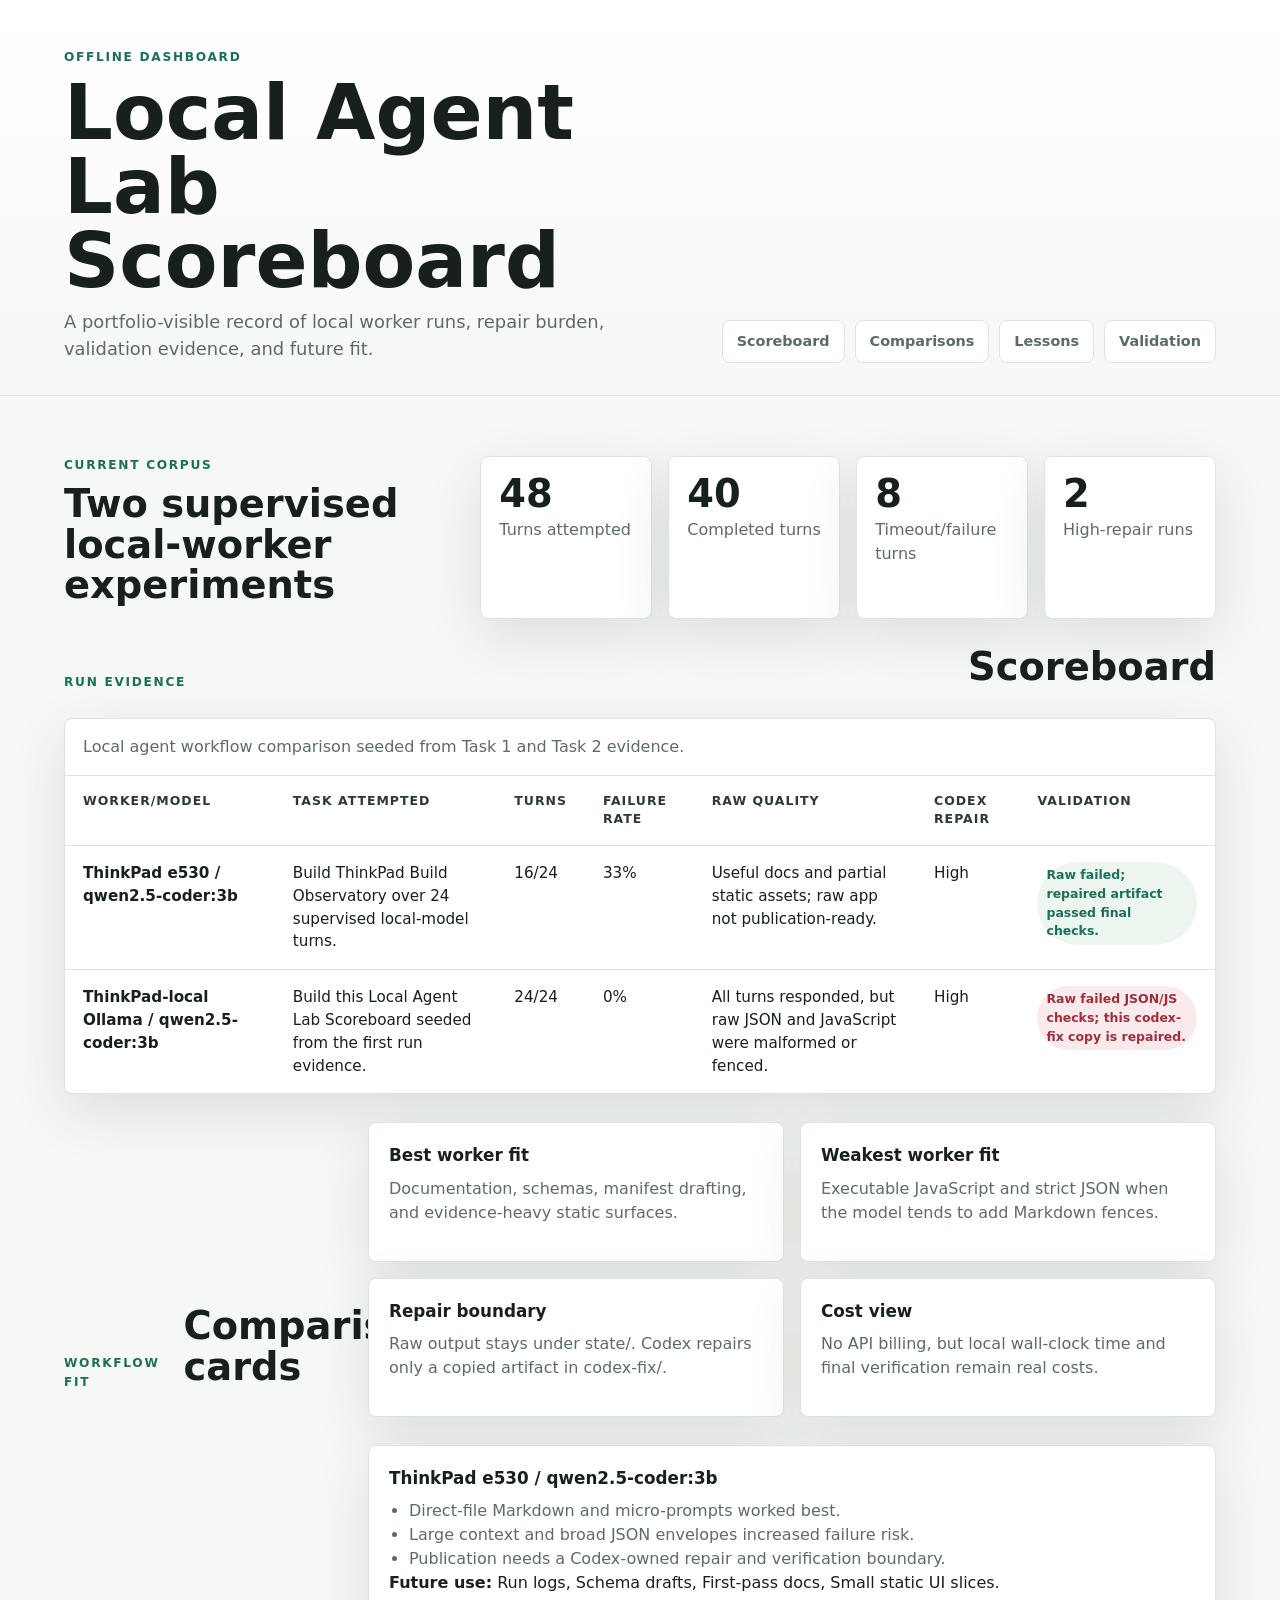
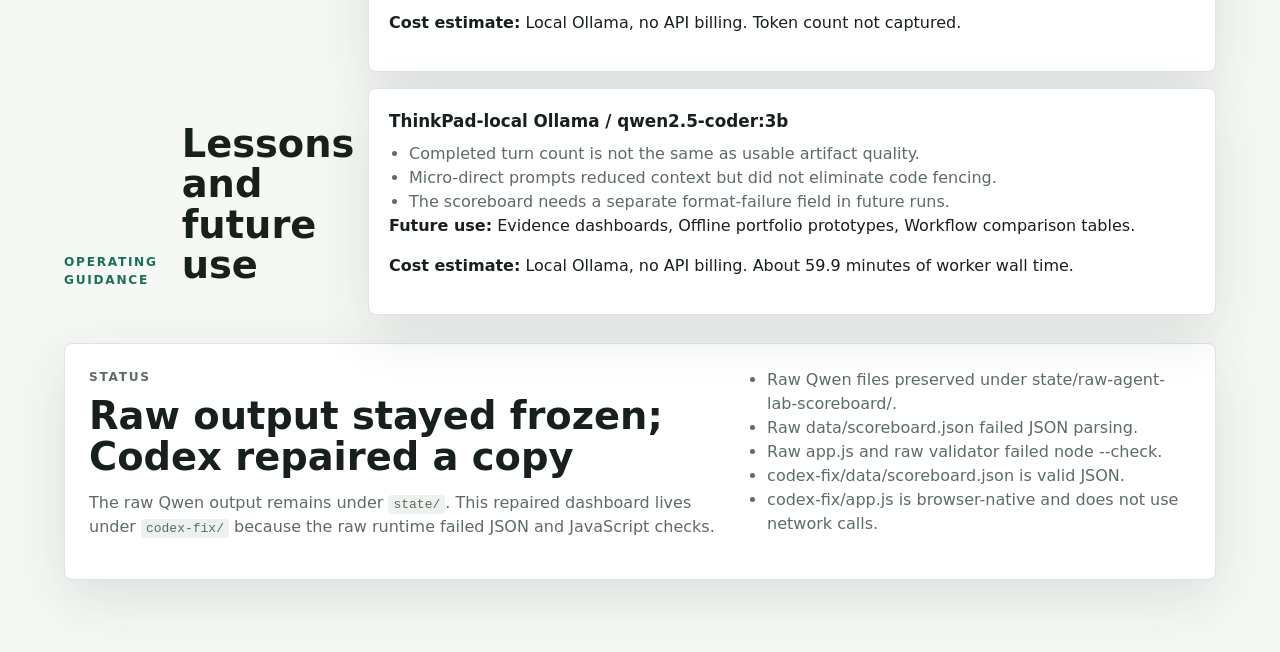
<file: codex-fix/index.html>
<!doctype html>
<html lang="en">
  <head>
    <meta charset="utf-8">
    <meta name="viewport" content="width=device-width, initial-scale=1">
    <title>Local Agent Lab Scoreboard</title>
    <link rel="stylesheet" href="styles.css">
  </head>
  <body>
    <header class="site-header">
      <div>
        <p class="label">Offline dashboard</p>
        <h1>Local Agent Lab Scoreboard</h1>
        <p class="lede">A portfolio-visible record of local worker runs, repair burden, validation evidence, and future fit.</p>
      </div>
      <nav aria-label="Dashboard sections">
        <a href="#scoreboard">Scoreboard</a>
        <a href="#comparisons">Comparisons</a>
        <a href="#lessons">Lessons</a>
        <a href="#validation">Validation</a>
      </nav>
    </header>

    <main>
      <section class="metrics" aria-labelledby="metrics-title">
        <div>
          <p class="label">Current corpus</p>
          <h2 id="metrics-title">Two supervised local-worker experiments</h2>
        </div>
        <div id="metric-grid" class="metric-grid" aria-live="polite"></div>
      </section>

      <section id="scoreboard" class="section" aria-labelledby="scoreboard-title">
        <div class="section-heading">
          <p class="label">Run evidence</p>
          <h2 id="scoreboard-title">Scoreboard</h2>
        </div>
        <div class="table-wrap">
          <table>
            <caption>Local agent workflow comparison seeded from Task 1 and Task 2 evidence.</caption>
            <thead>
              <tr>
                <th scope="col">Worker/model</th>
                <th scope="col">Task attempted</th>
                <th scope="col">Turns</th>
                <th scope="col">Failure rate</th>
                <th scope="col">Raw quality</th>
                <th scope="col">Codex repair</th>
                <th scope="col">Validation</th>
              </tr>
            </thead>
            <tbody id="scoreboard-body"></tbody>
          </table>
        </div>
      </section>

      <section id="comparisons" class="section split" aria-labelledby="comparisons-title">
        <div class="section-heading">
          <p class="label">Workflow fit</p>
          <h2 id="comparisons-title">Comparison cards</h2>
        </div>
        <div id="comparison-grid" class="card-grid"></div>
      </section>

      <section id="lessons" class="section split" aria-labelledby="lessons-title">
        <div class="section-heading">
          <p class="label">Operating guidance</p>
          <h2 id="lessons-title">Lessons and future use</h2>
        </div>
        <div id="lesson-grid" class="lesson-grid"></div>
      </section>

      <section id="validation" class="section validation" aria-labelledby="validation-title">
        <div>
          <p class="label">Status</p>
          <h2 id="validation-title">Raw output stayed frozen; Codex repaired a copy</h2>
          <p>The raw Qwen output remains under <code>state/</code>. This repaired dashboard lives under <code>codex-fix/</code> because the raw runtime failed JSON and JavaScript checks.</p>
        </div>
        <ul id="validation-list"></ul>
      </section>
    </main>

    <script src="app.js"></script>
  </body>
</html>
</file>
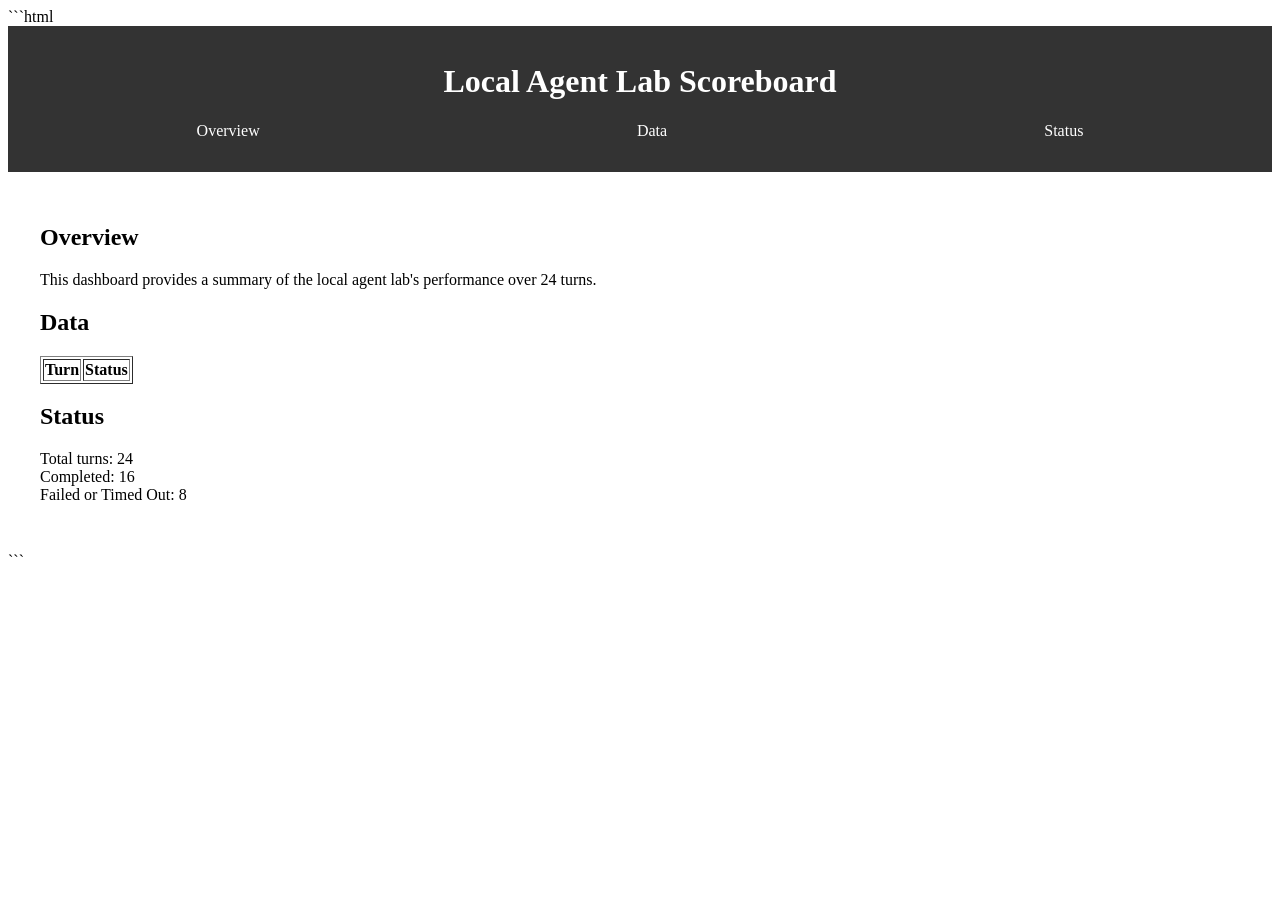
<file: state/raw-agent-lab-scoreboard/index.html>
```html
<!DOCTYPE html>
<html lang="en">
<head>
    <meta charset="UTF-8">
    <meta name="viewport" content="width=device-width, initial-scale=1.0">
    <title>Local Agent Lab Scoreboard</title>
    <link rel="stylesheet" href="styles.css">
</head>
<body>
    <header>
        <h1>Local Agent Lab Scoreboard</h1>
        <nav>
            <ul>
                <li><a href="#overview">Overview</a></li>
                <li><a href="#data">Data</a></li>
                <li><a href="#status">Status</a></li>
            </ul>
        </nav>
    </header>

    <main>
        <section id="overview">
            <h2>Overview</h2>
            <p>This dashboard provides a summary of the local agent lab's performance over 24 turns.</p>
        </section>

        <section id="data">
            <h2>Data</h2>
            <table border="1">
                <thead>
                    <tr>
                        <th>Turn</th>
                        <th>Status</th>
                    </tr>
                </thead>
                <tbody>
                    <!-- Data will be populated here dynamically -->
                </tbody>
            </table>
        </section>

        <section id="status">
            <h2>Status</h2>
            <p>Total turns: 24<br>Completed: 16<br>Failed or Timed Out: 8</p>
        </section>
    </main>

    <script src="app.js"></script>
</body>
</html>
```
</file>
<file: codex-fix/styles.css>
:root {
  color-scheme: light;
  --bg: #f6f8f5;
  --surface: #ffffff;
  --ink: #17201b;
  --muted: #5d6c62;
  --line: #dce5dd;
  --accent: #1d6f5a;
  --accent-2: #315f91;
  --warn: #a55b16;
  --bad: #9e2f3d;
  --shadow: 0 18px 55px rgba(32, 47, 39, 0.12);
  font-family: Inter, ui-sans-serif, system-ui, -apple-system, BlinkMacSystemFont, "Segoe UI", sans-serif;
}

* {
  box-sizing: border-box;
}

body {
  margin: 0;
  background: var(--bg);
  color: var(--ink);
  line-height: 1.5;
}

a {
  color: inherit;
}

.site-header {
  display: grid;
  grid-template-columns: minmax(0, 1fr) auto;
  gap: 32px;
  align-items: end;
  padding: 48px clamp(20px, 5vw, 72px) 32px;
  border-bottom: 1px solid var(--line);
  background: linear-gradient(180deg, #ffffff 0%, #f6f8f5 100%);
}

h1,
h2,
p {
  margin-top: 0;
}

h1 {
  max-width: 900px;
  margin-bottom: 12px;
  font-size: clamp(2.4rem, 6vw, 5rem);
  line-height: 0.96;
  letter-spacing: 0;
}

h2 {
  margin-bottom: 14px;
  font-size: clamp(1.5rem, 3vw, 2.5rem);
  line-height: 1.05;
  letter-spacing: 0;
}

.lede {
  max-width: 760px;
  margin-bottom: 0;
  color: var(--muted);
  font-size: 1.12rem;
}

.label {
  margin-bottom: 10px;
  color: var(--accent);
  font-size: 0.76rem;
  font-weight: 800;
  letter-spacing: 0.14em;
  text-transform: uppercase;
}

nav {
  display: flex;
  flex-wrap: wrap;
  gap: 10px;
  justify-content: flex-end;
}

nav a {
  min-height: 40px;
  padding: 10px 14px;
  border: 1px solid var(--line);
  border-radius: 8px;
  background: var(--surface);
  color: var(--muted);
  font-size: 0.9rem;
  font-weight: 700;
  text-decoration: none;
}

main {
  padding: 32px clamp(20px, 5vw, 72px) 72px;
}

.section,
.metrics {
  margin-top: 28px;
}

.metrics {
  display: grid;
  grid-template-columns: minmax(220px, 0.8fr) minmax(0, 1.5fr);
  gap: 24px;
  align-items: stretch;
}

.metric-grid,
.card-grid,
.lesson-grid {
  display: grid;
  gap: 16px;
}

.metric-grid {
  grid-template-columns: repeat(4, minmax(0, 1fr));
}

.metric,
.card,
.lesson,
.validation {
  border: 1px solid var(--line);
  border-radius: 8px;
  background: var(--surface);
  box-shadow: var(--shadow);
}

.metric {
  padding: 18px;
}

.metric strong {
  display: block;
  margin-bottom: 4px;
  font-size: clamp(1.6rem, 3vw, 2.4rem);
  line-height: 1;
}

.metric span,
.card p,
.lesson li,
.validation p,
.validation li {
  color: var(--muted);
}

.section-heading {
  display: flex;
  justify-content: space-between;
  gap: 24px;
  align-items: end;
  margin-bottom: 16px;
}

.table-wrap {
  overflow-x: auto;
  border: 1px solid var(--line);
  border-radius: 8px;
  background: var(--surface);
  box-shadow: var(--shadow);
}

table {
  width: 100%;
  min-width: 980px;
  border-collapse: collapse;
}

caption {
  padding: 16px 18px;
  color: var(--muted);
  text-align: left;
}

th,
td {
  padding: 16px 18px;
  border-top: 1px solid var(--line);
  text-align: left;
  vertical-align: top;
}

th {
  color: #2d3a32;
  font-size: 0.78rem;
  letter-spacing: 0.08em;
  text-transform: uppercase;
}

td {
  font-size: 0.95rem;
}

.status {
  display: inline-flex;
  align-items: center;
  min-height: 28px;
  padding: 4px 9px;
  border-radius: 999px;
  background: #edf5ef;
  color: var(--accent);
  font-size: 0.78rem;
  font-weight: 800;
}

.status.warn {
  background: #fff4e5;
  color: var(--warn);
}

.status.bad {
  background: #fbeaec;
  color: var(--bad);
}

.split {
  display: grid;
  grid-template-columns: 280px minmax(0, 1fr);
  gap: 24px;
}

.card-grid {
  grid-template-columns: repeat(2, minmax(0, 1fr));
}

.card,
.lesson {
  padding: 20px;
}

.card h3,
.lesson h3 {
  margin: 0 0 8px;
  font-size: 1.05rem;
}

.lesson ul,
.validation ul {
  margin: 0;
  padding-left: 20px;
}

.validation {
  display: grid;
  grid-template-columns: minmax(0, 1fr) minmax(260px, 0.7fr);
  gap: 24px;
  padding: 24px;
}

code {
  padding: 2px 5px;
  border-radius: 4px;
  background: #edf2ee;
}

@media (max-width: 900px) {
  .site-header,
  .metrics,
  .split,
  .validation {
    grid-template-columns: 1fr;
  }

  nav {
    justify-content: flex-start;
  }

  .metric-grid,
  .card-grid {
    grid-template-columns: repeat(2, minmax(0, 1fr));
  }
}

@media (max-width: 560px) {
  .site-header {
    padding-top: 32px;
  }

  .metric-grid,
  .card-grid {
    grid-template-columns: 1fr;
  }

  h1 {
    font-size: 2.35rem;
  }
}
</file>
<file: state/raw-agent-lab-scoreboard/styles.css>
```css
body {
  font-family: Arial, sans-serif;
  margin: 0;
  padding: 0;
}

header {
  background-color: #333;
  color: white;
  text-align: center;
  padding: 1em 0;
}

nav ul {
  list-style-type: none;
  padding: 0;
  display: flex;
  justify-content: space-around;
}

nav ul li a {
  color: white;
  text-decoration: none;
  padding: 1em 2em;
}

main {
  padding: 2em;
}

@media (max-width: 600px) {
  nav ul {
    flex-direction: column;
  }
}
```
</file>
